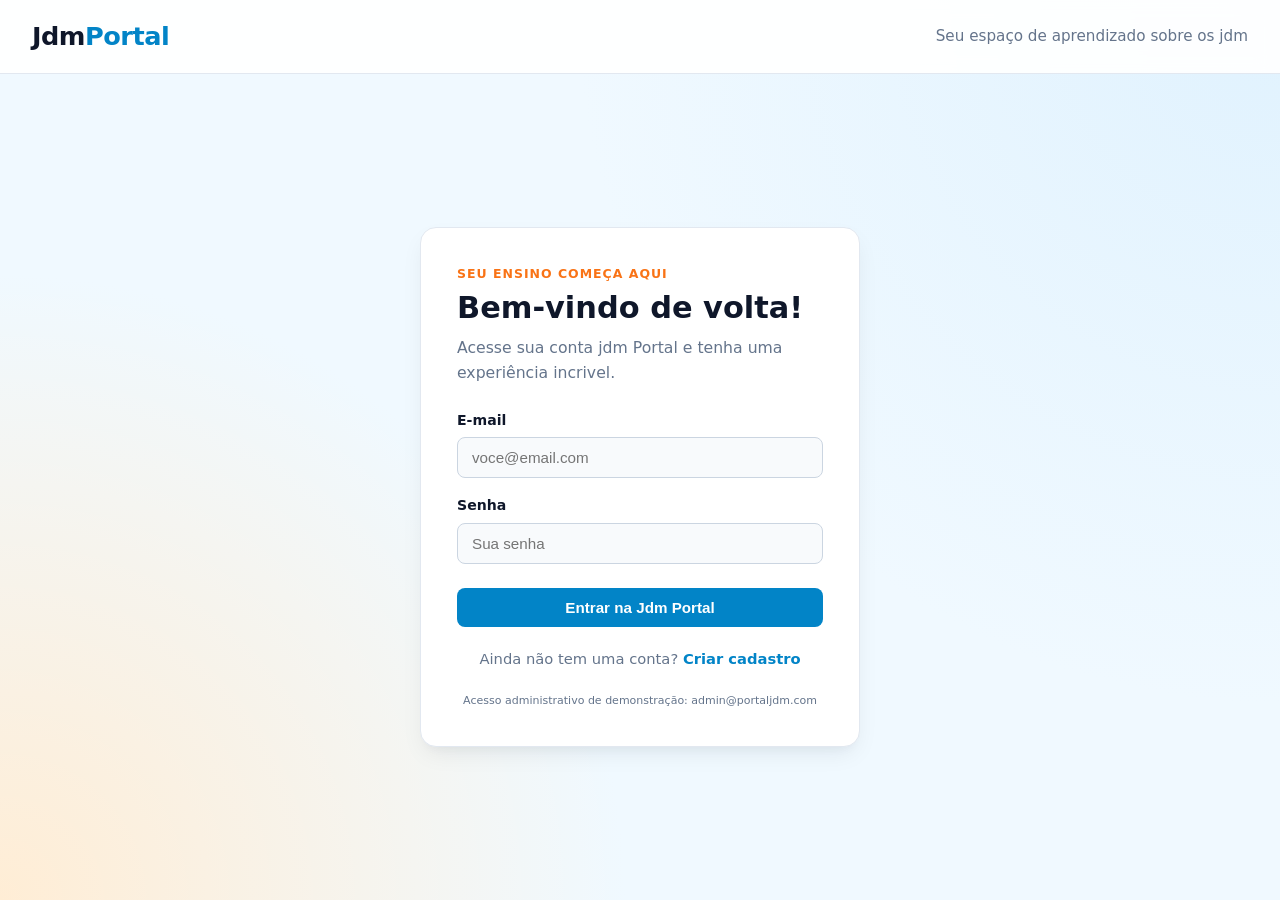
<file: index.html>
<!DOCTYPE html>
<html lang="pt-BR">
<head>
  <meta charset="UTF-8">
  <meta name="viewport" content="width=device-width, initial-scale=1.0">
  <title>Entrar | Jdm portal</title>
  <link rel="stylesheet" href="portal.css">
</head>
<body>
  <header class="topbar">
    <a class="brand" href="index.html">Jdm<span>Portal</span></a>
    <nav class="topnav">Seu espaço de aprendizado sobre os jdm</nav>
  </header>

  <main class="auth-wrap">
    <section class="auth-card">
      <div class="eyebrow">Seu ensino começa aqui</div>
      <h1>Bem-vindo de volta!</h1>
      <p class="subtitle">Acesse sua conta jdm Portal e tenha uma experiência incrivel.</p>

      <div id="mensagem" class="notice"></div>

      <form id="formLogin">
        <div class="field">
          <label for="email">E-mail</label>
          <input id="email" type="email" placeholder="voce@email.com" required>
        </div>

        <div class="field">
          <label for="senha">Senha</label>
          <input id="senha" type="password" placeholder="Sua senha" required>
        </div>

        <button class="btn block" type="submit">Entrar na Jdm Portal</button>
      </form>

      <div class="form-footer">
        Ainda não tem uma conta? <a href="cadastro.html">Criar cadastro</a>
      </div>

      <p class="muted" style="font-size:11px;text-align:center;margin-top:22px">
        Acesso administrativo de demonstração: admin@portaljdm.com
      </p>
    </section>
  </main>

  <script src="login.js"></script>
</body>
</html>
</file>
<file: portal.css>
/* =========================================
   VARIÁVEIS E RESET
   ========================================= */
:root {
  --primary: #0284c7;         /* Azul Oceano */
  --primary-hover: #0369a1;   /* Azul Oceano Escuro */
  --accent: #f97316;          /* Laranja Pôr do Sol */
  --bg-page: #f0f9ff;         /* Fundo Céu Claro */
  --bg-surface: #ffffff;      /* Superfície Branca */
  --text-main: #0f172a;       /* Texto Principal */
  --text-muted: #64748b;      /* Texto Secundário */
  --border: #cbd5e1;          /* Bordas Sutis */
  --danger: #ef4444;          /* Vermelho Alerta */
  --danger-hover: #dc2626;
  --success-bg: #dcfce7;
  --success-text: #166534;
  --error-bg: #fee2e2;
  --error-text: #991b1b;
  --radius: 12px;
  --shadow: 0 10px 25px -5px rgba(15, 23, 42, 0.08), 0 8px 10px -6px rgba(15, 23, 42, 0.04);
}

* {
  box-sizing: border-box;
  margin: 0;
  padding: 0;
}

body {
  font-family: 'Segoe UI', system-ui, -apple-system, Roboto, sans-serif;
  background-color: var(--bg-page);
  background-image: radial-gradient(circle at top right, #e0f2fe 0%, transparent 45%),
                    radial-gradient(circle at bottom left, #ffedd5 0%, transparent 40%);
  color: var(--text-main);
  line-height: 1.6;
  min-height: 100vh;
  display: flex;
  flex-direction: column;
}

a {
  color: var(--primary);
  text-decoration: none;
  transition: color 0.2s ease;
}

a:hover {
  color: var(--primary-hover);
}

/* =========================================
   CABEÇALHO E NAVEGAÇÃO (TOPBAR)
   ========================================= */
.topbar {
  background: rgba(255, 255, 255, 0.92);
  backdrop-filter: blur(10px);
  border-bottom: 1px solid #e2e8f0;
  padding: 16px 32px;
  display: flex;
  justify-content: space-between;
  align-items: center;
  position: sticky;
  top: 0;
  z-index: 100;
}

.brand {
  font-size: 1.6rem;
  font-weight: 800;
  color: var(--text-main);
  letter-spacing: -0.5px;
}

.brand span {
  color: var(--primary);
}

.topnav {
  display: flex;
  align-items: center;
  gap: 20px;
  font-size: 0.95rem;
  font-weight: 500;
  color: var(--text-muted);
}

.nav-links a {
  color: var(--text-main);
  font-weight: 600;
}

.nav-links a:hover {
  color: var(--primary);
}

.badge {
  background: linear-gradient(135deg, var(--primary), #0ea5e9);
  color: #ffffff;
  font-size: 0.75rem;
  font-weight: 700;
  padding: 4px 12px;
  border-radius: 999px;
  letter-spacing: 0.5px;
  text-transform: uppercase;
}

/* =========================================
   CONTAINERS E PAINÉIS
   ========================================= */
.container {
  width: 100%;
  max-width: 1180px;
  margin: 32px auto;
  padding: 0 20px;
  flex: 1;
}

.panel {
  background: var(--bg-surface);
  border-radius: var(--radius);
  padding: 28px 32px;
  box-shadow: var(--shadow);
  border: 1px solid #e2e8f0;
  margin-bottom: 28px;
}

.panel-head {
  display: flex;
  flex-wrap: wrap;
  justify-content: space-between;
  align-items: center;
  gap: 16px;
  margin-bottom: 24px;
}

.section-title {
  margin-bottom: 24px;
}

.eyebrow {
  font-size: 0.78rem;
  font-weight: 700;
  text-transform: uppercase;
  letter-spacing: 1px;
  color: var(--accent);
  margin-bottom: 6px;
}

h1 {
  font-size: 1.9rem;
  font-weight: 800;
  color: var(--text-main);
  line-height: 1.2;
  margin-bottom: 8px;
}

h2 {
  font-size: 1.4rem;
  font-weight: 700;
  color: var(--text-main);
  margin-bottom: 16px;
}

.subtitle {
  color: var(--text-muted);
  font-size: 0.98rem;
  margin-bottom: 24px;
}

.muted {
  color: var(--text-muted);
  font-size: 0.9rem;
}

.hidden {
  display: none !important;
}

/* =========================================
   AUTENTICAÇÃO (LOGIN)
   ========================================= */
.auth-wrap {
  flex: 1;
  display: flex;
  align-items: center;
  justify-content: center;
  padding: 32px 20px;
}

.auth-card {
  background: var(--bg-surface);
  width: 100%;
  max-width: 440px;
  padding: 36px;
  border-radius: 16px;
  box-shadow: var(--shadow);
  border: 1px solid #e2e8f0;
}

.form-footer {
  margin-top: 20px;
  text-align: center;
  font-size: 0.92rem;
  color: var(--text-muted);
}

.form-footer a {
  font-weight: 600;
}

/* =========================================
   FORMULÁRIOS E INPUTS
   ========================================= */
.form-grid {
  display: grid;
  grid-template-columns: repeat(2, 1fr);
  gap: 18px;
  margin-bottom: 24px;
}

.field {
  display: flex;
  flex-direction: column;
  margin-bottom: 16px;
}

.form-grid .field {
  margin-bottom: 0;
}

.field.full {
  grid-column: 1 / -1;
}

label {
  font-size: 0.88rem;
  font-weight: 600;
  color: var(--text-main);
  margin-bottom: 6px;
}

input {
  width: 100%;
  padding: 11px 14px;
  border: 1.5px solid var(--border);
  border-radius: 8px;
  font-size: 0.95rem;
  color: var(--text-main);
  background: #f8fafc;
  transition: all 0.2s ease;
}

input:focus {
  outline: none;
  border-color: var(--primary);
  background: #ffffff;
  box-shadow: 0 0 0 3px rgba(2, 132, 199, 0.15);
}

/* =========================================
   BOTÕES
   ========================================= */
.btn {
  display: inline-flex;
  align-items: center;
  justify-content: center;
  gap: 8px;
  background: var(--primary);
  color: #ffffff;
  font-weight: 600;
  font-size: 0.95rem;
  padding: 11px 20px;
  border: none;
  border-radius: 8px;
  cursor: pointer;
  transition: all 0.2s ease;
}

.btn:hover {
  background: var(--primary-hover);
  color: #ffffff;
  transform: translateY(-1px);
}

.btn.block {
  width: 100%;
  margin-top: 8px;
}

.btn.secondary {
  background: #e2e8f0;
  color: var(--text-main);
}

.btn.secondary:hover {
  background: #cbd5e1;
  color: var(--text-main);
}

.btn.danger {
  background: var(--danger);
  color: #ffffff;
}

.btn.danger:hover {
  background: var(--danger-hover);
}

.btn.small {
  padding: 6px 12px;
  font-size: 0.85rem;
}

.inline-actions {
  display: flex;
  gap: 12px;
}

/* =========================================
   ALERTAS E NOTIFICAÇÕES
   ========================================= */
.notice {
  display: none;
  padding: 12px 16px;
  border-radius: 8px;
  font-size: 0.92rem;
  font-weight: 500;
  margin-bottom: 20px;
}

.notice.success {
  display: block;
  background: var(--success-bg);
  color: var(--success-text);
  border: 1px solid #86efac;
}

.notice.error {
  display: block;
  background: var(--error-bg);
  color: var(--error-text);
  border: 1px solid #fca5a5;
}

/* =========================================
   VITRINE DE DESTINOS (BOAS-VINDAS)
   ========================================= */
.destaques {
  display: grid;
  grid-template-columns: repeat(3, 1fr);
  gap: 20px;
  margin-bottom: 40px;
}

.card-destaque {
  position: relative;
  border-radius: 16px;
  overflow: hidden;
  height: 230px;
  box-shadow: var(--shadow);
  display: block;
  background: linear-gradient(135deg, #0284c7, #0369a1);
}

.card-destaque img {
  width: 100%;
  height: 100%;
  object-fit: cover;
  transition: transform 0.4s ease;
}

.card-destaque:hover img {
  transform: scale(1.06);
}

#roteiros,
.lancamentos {
  margin-bottom: 40px;
}

.cards {
  display: grid;
  grid-template-columns: repeat(auto-fill, minmax(260px, 1fr));
  gap: 20px;
}

.card {
  background: var(--bg-surface);
  border-radius: var(--radius);
  overflow: hidden;
  box-shadow: var(--shadow);
  border: 1px solid #e2e8f0;
  display: flex;
  flex-direction: column;
  transition: transform 0.25s ease, box-shadow 0.25s ease;
}

.card:hover {
  transform: translateY(-5px);
  box-shadow: 0 18px 30px -10px rgba(2, 132, 199, 0.2);
}

.card img {
  width: 100%;
  height: 170px;
  object-fit: cover;
  background-color: #bae6fd;
}

.card span {
  padding: 14px 16px;
  font-weight: 700;
  font-size: 1rem;
  color: var(--text-main);
  display: flex;
  justify-content: space-between;
  align-items: center;
}

.card span::after {
  content: "→";
  color: var(--accent);
  font-weight: 800;
  transition: transform 0.2s ease;
}

.card:hover span::after {
  transform: translateX(4px);
}

/* =========================================
   PAINEL ADMINISTRATIVO (TABELA E BUSCA)
   ========================================= */
.searchbar {
  display: flex;
  gap: 10px;
  align-items: center;
}

.searchbar input {
  width: 220px;
}

.table-wrap {
  overflow-x: auto;
  border-radius: 8px;
  border: 1px solid #e2e8f0;
}

table {
  width: 100%;
  border-collapse: collapse;
  text-align: left;
  font-size: 0.92rem;
}

thead {
  background: #f1f5f9;
  color: var(--text-main);
}

th, td {
  padding: 13px 16px;
  border-bottom: 1px solid #e2e8f0;
}

th {
  font-weight: 700;
}

tbody tr:hover {
  background: #f8fafc;
}

td.actions {
  display: flex;
  gap: 8px;
}

/* =========================================
   RODAPÉ
   ========================================= */
footer {
  background: #0f172a;
  color: #cbd5e1;
  text-align: center;
  padding: 28px 20px;
  margin-top: auto;
  font-size: 0.9rem;
}

footer .social {
  display: flex;
  justify-content: center;
  gap: 14px;
  margin-bottom: 12px;
}

footer .social a {
  width: 36px;
  height: 36px;
  border-radius: 50%;
  background: rgba(255, 255, 255, 0.1);
  display: inline-block;
  transition: background 0.2s ease;
}

footer .social a:hover {
  background: var(--primary);
}

/* =========================================
   RESPONSIVIDADE
   ========================================= */
@media (max-width: 768px) {
  .topbar {
    flex-direction: column;
    gap: 12px;
    padding: 14px 16px;
  }

  .topnav {
    flex-wrap: wrap;
    justify-content: center;
    gap: 12px;
  }

  .destaques {
    grid-template-columns: 1fr;
  }

  .form-grid {
    grid-template-columns: 1fr;
  }

  .searchbar {
    width: 100%;
    flex-wrap: wrap;
  }

  .searchbar input {
    flex: 1;
  }
}
</file>
